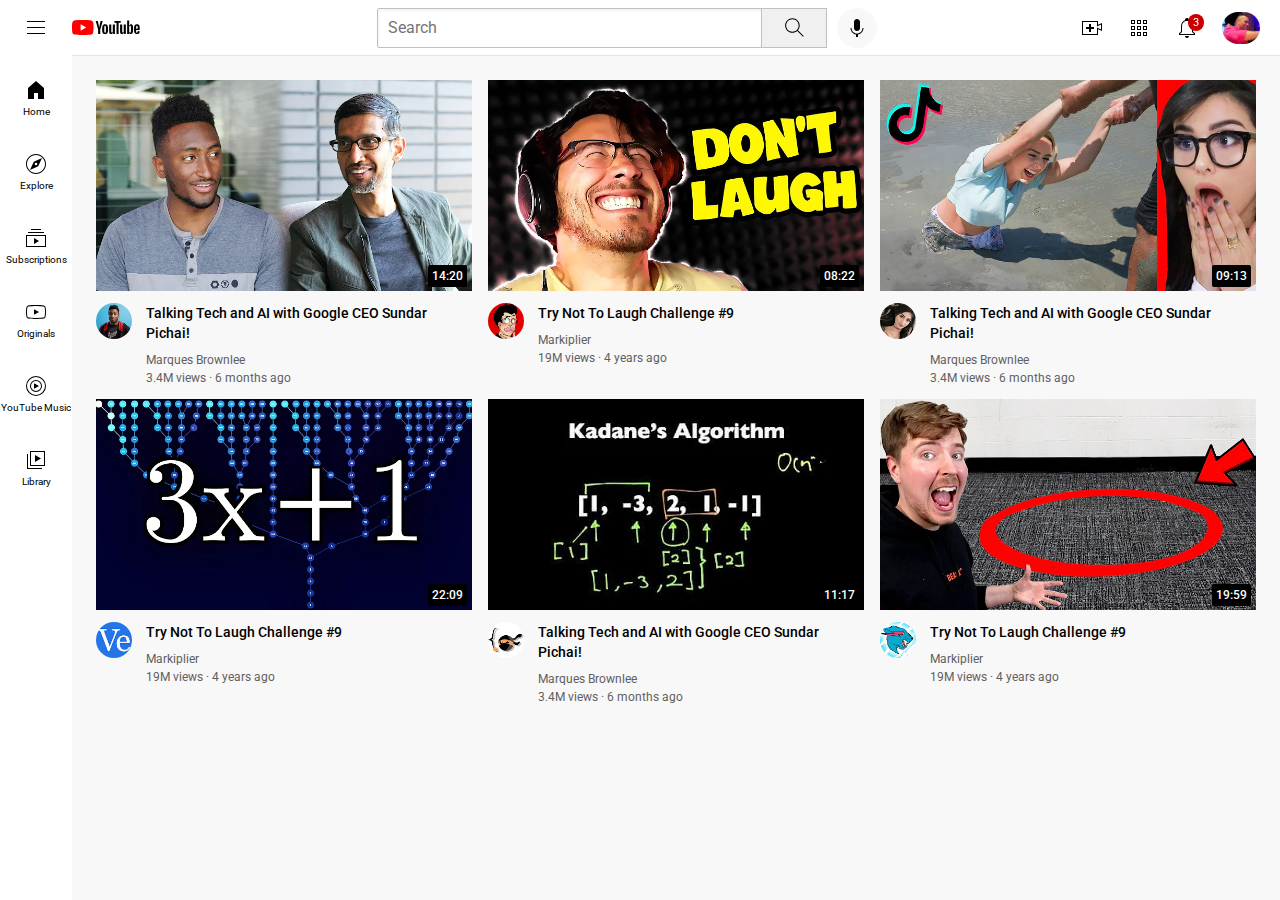
<file: index.html>
<!DOCTYPE html>
<html>
  <head>
    <title>YouTube.com Clone</title>

    <link rel="preconnect" href="https://fonts.googleapis.com">
    <link rel="preconnect" href="https://fonts.gstatic.com" crossorigin>
    <link href="https://fonts.googleapis.com/css2?family=Roboto:wght@400;500;700&display=swap" rel="stylesheet">

    <link rel="stylesheet" href="styles/general.css">
    <link rel="stylesheet" href="styles/header.css">
    <link rel="stylesheet" href="styles/video.css">
    <link rel="stylesheet" href="styles/sidebar.css">
  </head>

  <body>
    <header class="header">
      <div class="left-section">
        <img src="icons/hamburger-menu.svg" class="hamburger-menu">
        <img src="icons/youtube-logo.svg" class="youtube-logo">
      </div>
      <div class="middle-section">
        <!--creating a search bar and putting a placeholder search-->
        <input class="search-bar" type="text" placeholder="Search">
        <button class="search-button">
          <img class="search-icon" src="icons/search.svg">
          <div class="tooltip">Search</div>
        </button>
        <button class="voice-search-button">
          <img class="voice-search-icon" src="icons/voice-search-icon.svg">
          <div class="tooltip">Search with your voice</div>
        </button>
      </div>
      <div class="right-section">
        <div class="upload-icon-container">
          <img class="upload-icon" src="icons/upload.svg">
          <div class="tooltip">Create</div>
        </div>
        <div class="youtube-app-icon-container">
          <img class="youtube-app-icon" src="icons/youtube-apps.svg">
          <div class="tooltip">YouTube apps</div>
        </div>
        <div class="notification-icon-container">
          <img class="notification-icon" src="icons/notifications.svg">
          <div class="notification-count">3</div>
          <div class="tooltip">Notifications</div>
        </div>
        <img class="current-user-picture" src="channel-pictures/profile.jpeg">
      </div>
    </header>
    <nav class="sidebar">
      <div class="sidebar-link">
        <img src="icons/home.svg">
        <div>Home</div>
      </div>
      <div class="sidebar-link">
        <img src="icons/explore.svg">
        <div>Explore</div>
      </div>
      <div class="sidebar-link">
        <img src="icons/subscriptions.svg">
        <div>Subscriptions</div>
      </div>
      <div class="sidebar-link">
        <img src="icons/originals.svg">
        <div>Originals</div>
      </div>
      <div class="sidebar-link">
        <img src="icons/youtube-music.svg">
        <div>YouTube Music</div>
      </div>
      <div class="sidebar-link">
        <img src="icons/library.svg">
        <div>Library</div>
      </div>
    </nav>
    <main>
      <section class="video-grid">
        <div class="video-preview">
          <div class="thumbnail-row">
            <!--image is also a void element which mean sit doesn't require a closing tag-->
            <img class="thumbnail" src="thumbnails/thumbnail-1.webp">
            <div class="video-time">
              14:20
            </div>
          </div>
          <div class="video-info-grid">
            <!--unlike para, image and search bar appers on the same line(beside image) where para are on top of each other this is because of a block element - which takes up a entire line-->
            <!--another is inline-block element which is image and input, take space as much required not entire line-->
            <!--3rd is inline element whic exists within the line, like <strong>elemnt which makes word bold within line-->
            <!--we use display in css to switch between block and inline block-->
            <div class="channel-picture">
              <img class="profile-picture" src="channel-pictures/channel-1.jpeg">
            </div>
            <div class="video-info">
              <p class="video-title">
                Talking Tech and AI with Google CEO Sundar Pichai!
              </p>
              <p class="video-author">
              Marques Brownlee
              </p>
              <p class="video-stats">
                3.4M views &#183; 6 months ago
              </p>
            </div>
          </div>
        </div>
        <div class="video-preview">
          <div class="thumbnail-row">
            <img class="thumbnail" src="thumbnails/thumbnail-2.webp">
            <div class="video-time">
              08:22
            </div>
          </div>
          <div class="video-info-grid">
            <div class="channel-picture">
              <img class="profile-picture" src="channel-pictures/channel-2.jpeg">
            </div>
            <div class="video-info">
              <p class="video-title">
                Try Not To Laugh Challenge #9
              </p>
              <p class="video-author">
                Markiplier
              </p>
              <p class="video-stats">
                19M views &#183; 4 years ago
              </p>
            </div>
          </div>
        </div>
        <div class="video-preview">
          <div class="thumbnail-row">
            <!--image is also a void element which mean sit doesn't require a closing tag-->
            <img class="thumbnail" src="thumbnails/thumbnail-3.webp">
            <div class="video-time">
              09:13
            </div>
          </div>
          <div class="video-info-grid">
            <!--unlike para, image and search bar appers on the same line(beside image) where para are on top of each other this is because of a block element - which takes up a entire line-->
            <!--another is inline-block element which is image and input, take space as much required not entire line-->
            <!--3rd is inline element whic exists within the line, like <strong>elemnt which makes word bold within line-->
            <!--we use display in css to switch between block and inline block-->
            <div class="channel-picture">
              <img class="profile-picture" src="channel-pictures/channel-3.jpeg">
            </div>
            <div class="video-info">
              <p class="video-title">
                Talking Tech and AI with Google CEO Sundar Pichai!
              </p>
              <p class="video-author">
              Marques Brownlee
              </p>
              <p class="video-stats">
                3.4M views &#183; 6 months ago
              </p>
            </div>
          </div>
        </div>
        <div class="video-preview">
          <div class="thumbnail-row">
            <img class="thumbnail" src="thumbnails/thumbnail-4.webp">
            <div class="video-time">
              22:09
            </div>
          </div>
          <div class="video-info-grid">
            <div class="channel-picture">
              <img class="profile-picture" src="channel-pictures/channel-4.jpeg">
            </div>
            <div class="video-info">
              <p class="video-title">
                Try Not To Laugh Challenge #9
              </p>
              <p class="video-author">
                Markiplier
              </p>
              <p class="video-stats">
                19M views &#183; 4 years ago
              </p>
            </div>
          </div>
        </div>
        <div class="video-preview">
          <div class="thumbnail-row">
            <!--image is also a void element which mean sit doesn't require a closing tag-->
            <img class="thumbnail" src="thumbnails/thumbnail-5.webp">
            <div class="video-time">
              11:17
            </div>
          </div>
          <div class="video-info-grid">
            <!--unlike para, image and search bar appers on the same line(beside image) where para are on top of each other this is because of a block element - which takes up a entire line-->
            <!--another is inline-block element which is image and input, take space as much required not entire line-->
            <!--3rd is inline element whic exists within the line, like <strong>elemnt which makes word bold within line-->
            <!--we use display in css to switch between block and inline block-->
            <div class="channel-picture">
              <img class="profile-picture" src="channel-pictures/channel-5.jpeg">
            </div>
            <div class="video-info">
              <p class="video-title">
                Talking Tech and AI with Google CEO Sundar Pichai!
              </p>
              <p class="video-author">
              Marques Brownlee
              </p>
              <p class="video-stats">
                3.4M views &#183; 6 months ago
              </p>
            </div>
          </div>
        </div>
        <div class="video-preview">
          <div class="thumbnail-row">
            <img class="thumbnail" src="thumbnails/thumbnail-6.webp">
            <div class="video-time">
              19:59
            </div>
          </div>
          <div class="video-info-grid">
            <div class="channel-picture">
              <img class="profile-picture" src="channel-pictures/channel-6.jpeg">
            </div>
            <div class="video-info">
              <p class="video-title">
                Try Not To Laugh Challenge #9
              </p>
              <p class="video-author">
                Markiplier
              </p>
              <p class="video-stats">
                19M views &#183; 4 years ago
              </p>
            </div>
          </div>
        </div>
      </section>
    </main>
  </body>
</html>

<!--div stand for division, which is basically a box-->
</file>
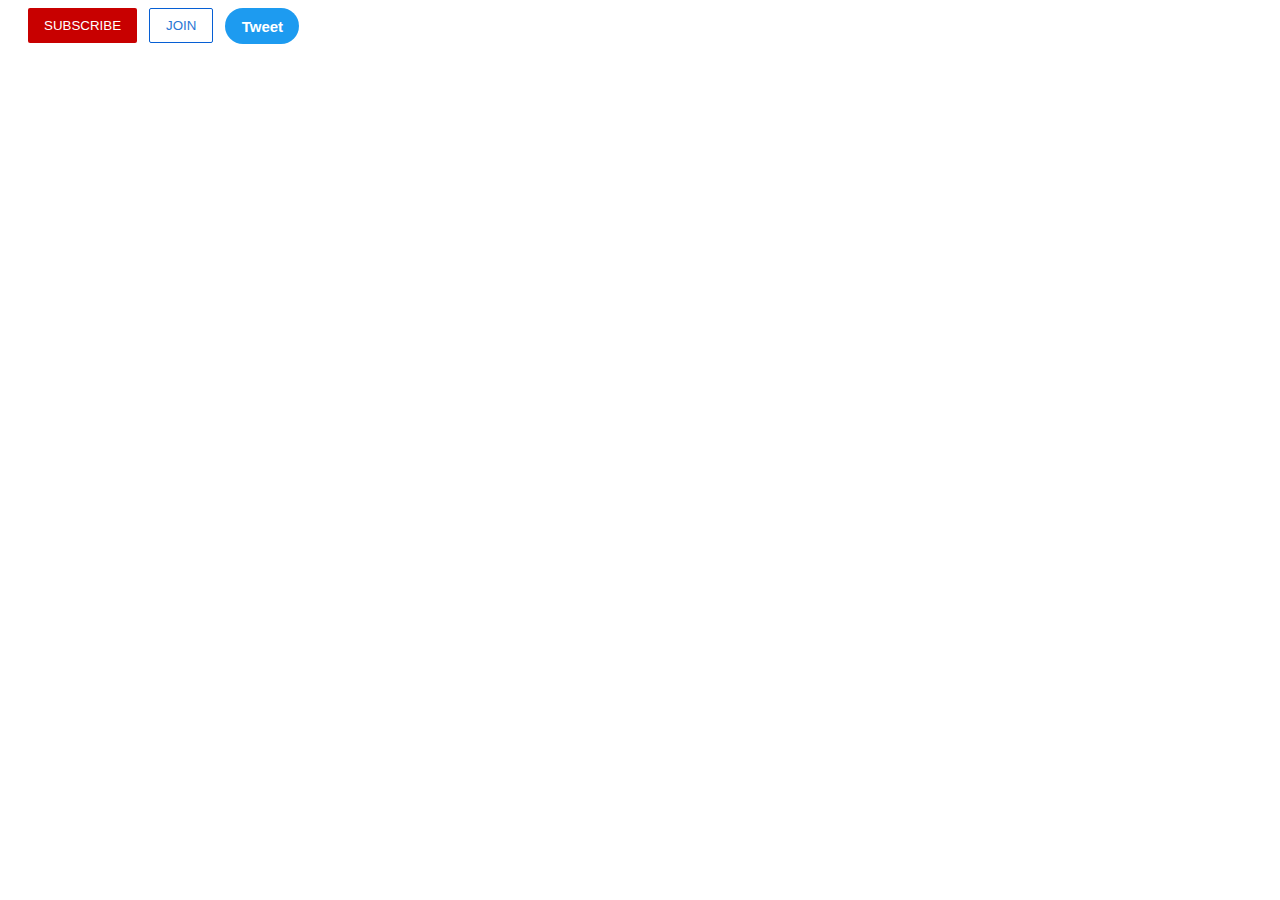
<file: buttons.html>
<!DOCTYPE html>
<!--This tells browser to use modern version of HTML-->
<html>
  <!--This tells that we have a web page inside html-->
  <head>
    <link rel="stylesheet" href="styles/buttons.css">
  </head>
  <body>
    <title>
      Buttons
    </title>
    <!-- attributes modifies the behaviour of element, class attributes help us to label HTML attibutes -->
<button class="subscribe-button">  
  SUBSCRIBE
</button>

<button class="join-button">
  JOIN
</button>

<button class="tweet-button">
  Tweet
</button>
  </body>
</html>
</file>
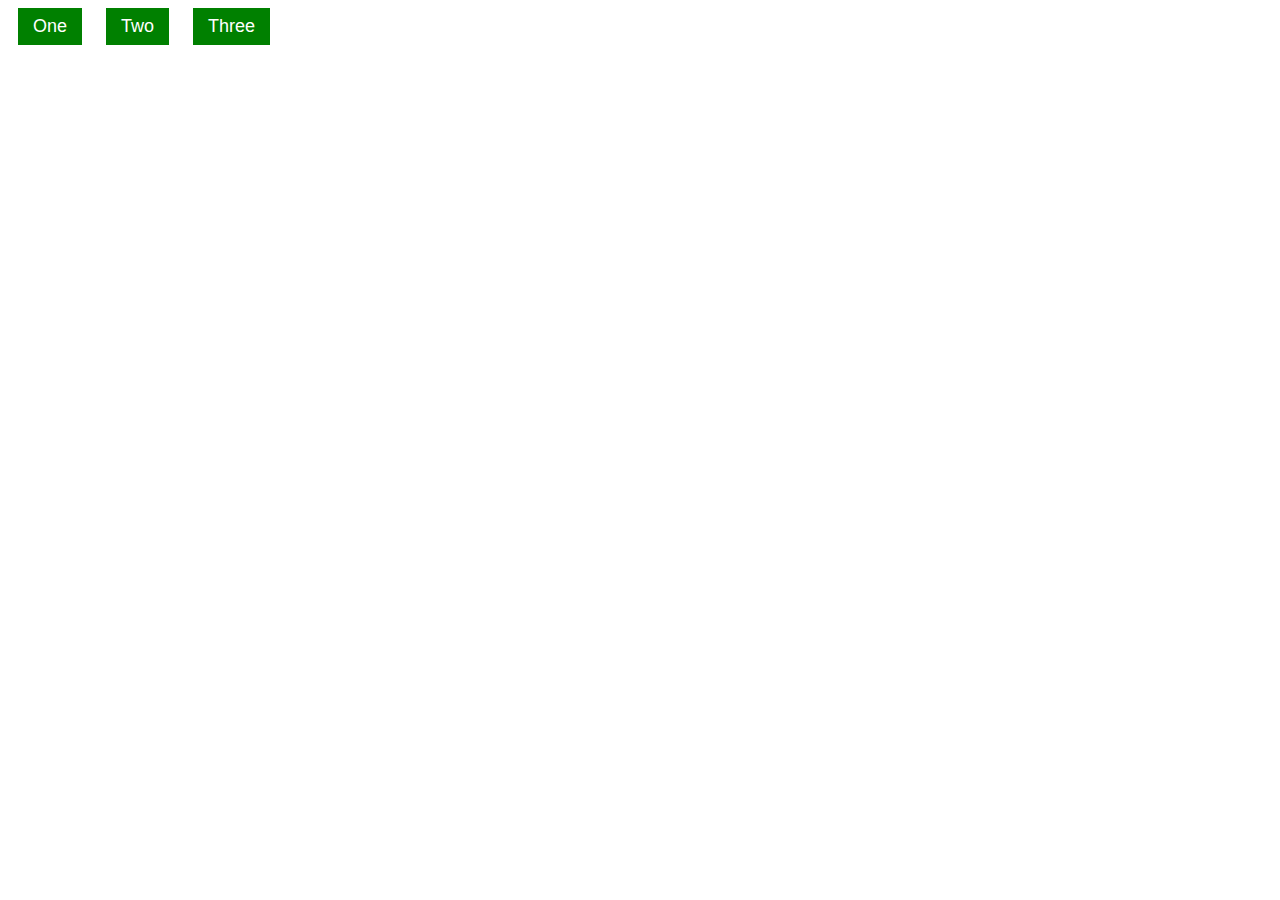
<file: stretchButtons.html>
<!DOCTYPE html>
<!--This tells browser to use modern version of HTML-->
<html>
  <!--This tells that we have a web page inside html-->
  <head>
  </head>
  <body>
    <title>
      Stretch Buttons
    </title>
    <link rel="stylesheet" href="styles/stretchButtons.css">
    <button class="stretch-button">
      One
    </button>
    <button class="stretch-button">
      Two
    </button>
    <button class="stretch-button">
      Three
    </button>
  </body>
</html>
</file>
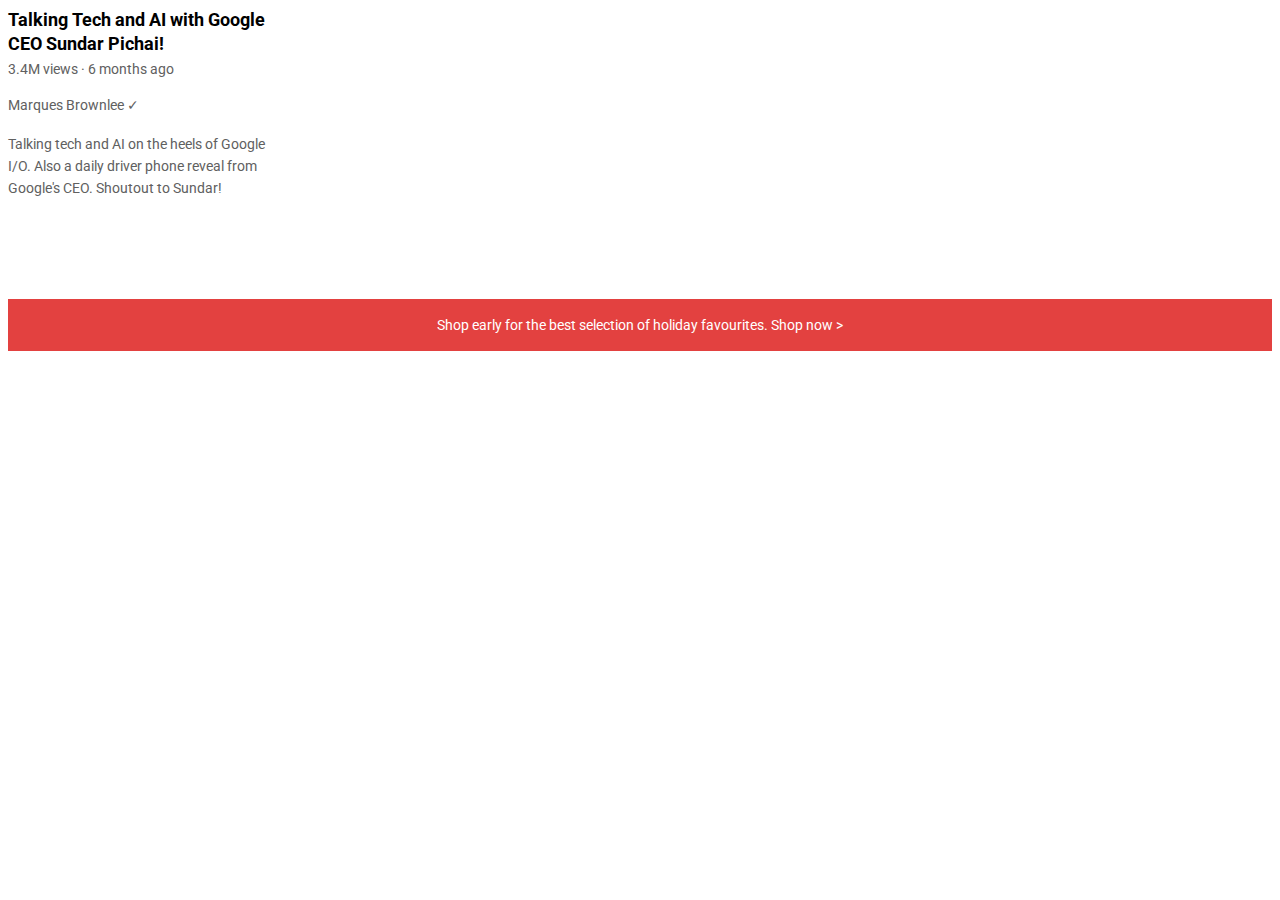
<file: text.html>
<!DOCTYPE html>
<!--This tells browser to use modern version of HTML-->
<html>
  <!--This tells that we have a web page inside html-->
  <head>
    <link rel="stylesheet" href="styles/text.css">
    <link rel="preconnect" href="https://fonts.googleapis.com">
    <link rel="preconnect" href="https://fonts.gstatic.com" crossorigin>
    <link href="https://fonts.googleapis.com/css2?family=Roboto:wght@400;700&display=swap" rel="stylesheet">
  </head>
  <body>
    <title>
      Texts
    </title>
    <p class="video-title">
      Talking Tech and AI with Google CEO Sundar Pichai!
    </p>
    
    <p class="video-stats">
      3.4M views &#183; 6 months ago
    </p>
    
    <p class="video-author">
      Marques Brownlee &#10003;
    </p>
    
    <p class="video-description">
      Talking tech and AI on the heels of Google I/O. Also a daily driver phone reveal from Google's CEO. Shoutout to Sundar!
    </p>
    
    <p class="apple-text">
      Shop early for the best selection of holiday favourites. <span class="shop-link">Shop now</span> &#62;
    </p>
  </body>
</html>
</file>
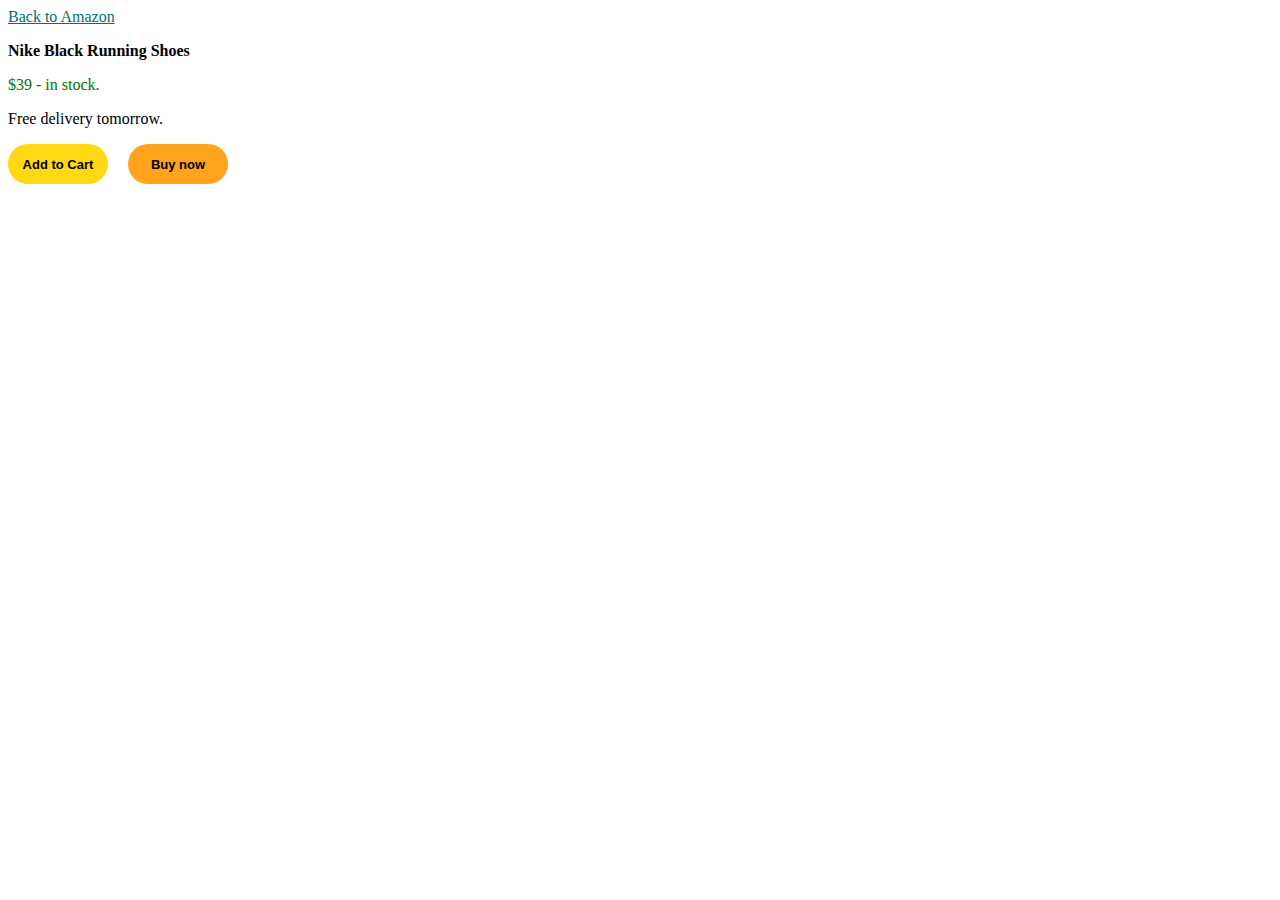
<file: website.html>
<!DOCTYPE html>
<!--This tells browser to use modern version of HTML-->
<html>
  <!--This tells that we have a web page inside html-->
  <head>
    <title>
      First website
    </title>
    <link rel="stylesheet" href="styles/website.css">
  </head>
  <body>
    <a href="https://www.Amazon.com" target="_blank" class="backToAmazon-button">
      Back to Amazon
    </a>
    
    <p style="font-weight: bold;">
      Nike Black Running Shoes
    </p>
    
    <p class="priceAndStcok-status">
      $39 - in stock.
    </p>
    
    <p>
      Free delivery tomorrow.
    </p>
    
    
    <button class="addToCart-button">
      Add to Cart
    </button>
    
    <button class="buyNow-button">
      Buy now
    </button>
  </body>
</html>
</file>
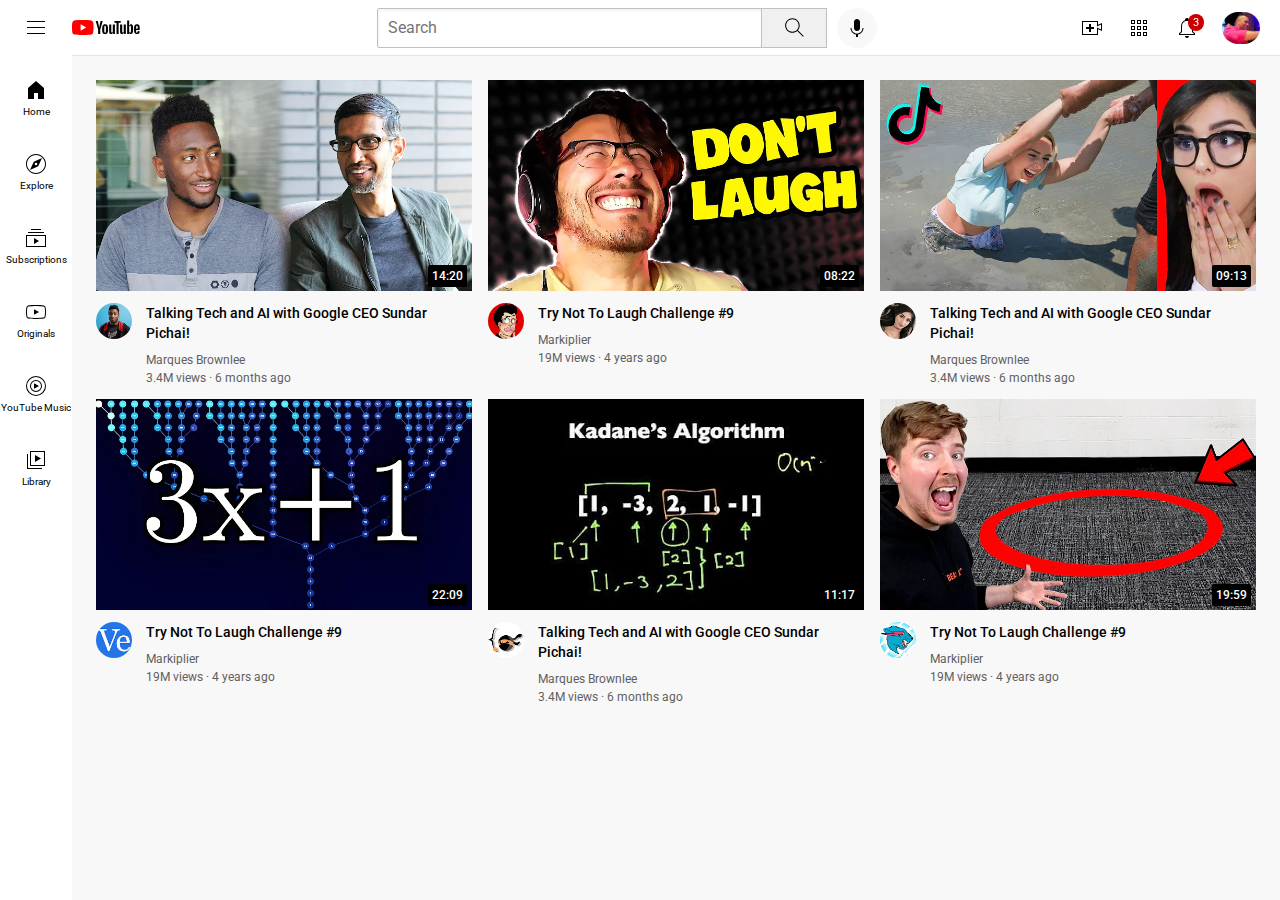
<file: youtube.html>
<!DOCTYPE html>
<html>
  <head>
    <title>YouTube.com clone</title>
    <link rel="preconnect" href="https://fonts.googleapis.com">
    <link rel="preconnect" href="https://fonts.gstatic.com" crossorigin>
    <link href="https://fonts.googleapis.com/css2?family=Roboto:wght@400;500;700&display=swap" rel="stylesheet">
    <link rel="stylesheet" type="text/css" href="/styles/general.css">
    <link rel="stylesheet" ype="text/css" href="/styles/header.css">
    <link rel="stylesheet" ype="text/css" href="/styles/video.css">
    <link rel="stylesheet" ype="text/css" href="/styles/sidebar.css">
  </head>

  <body>
    <header class="header">
      <div class="left-section">
        <img src="icons/hamburger-menu.svg" class="hamburger-menu">
        <img src="icons/youtube-logo.svg" class="youtube-logo">
      </div>
      <div class="middle-section">
        <!--creating a search bar and putting a placeholder search-->
        <input class="search-bar" type="text" placeholder="Search">
        <button class="search-button">
          <img class="search-icon" src="icons/search.svg">
          <div class="tooltip">Search</div>
        </button>
        <button class="voice-search-button">
          <img class="voice-search-icon" src="icons/voice-search-icon.svg">
          <div class="tooltip">Search with your voice</div>
        </button>
      </div>
      <div class="right-section">
        <div class="upload-icon-container">
          <img class="upload-icon" src="icons/upload.svg">
          <div class="tooltip">Create</div>
        </div>
        <div class="youtube-app-icon-container">
          <img class="youtube-app-icon" src="icons/youtube-apps.svg">
          <div class="tooltip">YouTube apps</div>
        </div>
        <div class="notification-icon-container">
          <img class="notification-icon" src="icons/notifications.svg">
          <div class="notification-count">3</div>
          <div class="tooltip">Notifications</div>
        </div>
        <img class="current-user-picture" src="channel-pictures/profile.jpeg">
      </div>
    </header>
    <nav class="sidebar">
      <div class="sidebar-link">
        <img src="icons/home.svg">
        <div>Home</div>
      </div>
      <div class="sidebar-link">
        <img src="icons/explore.svg">
        <div>Explore</div>
      </div>
      <div class="sidebar-link">
        <img src="icons/subscriptions.svg">
        <div>Subscriptions</div>
      </div>
      <div class="sidebar-link">
        <img src="icons/originals.svg">
        <div>Originals</div>
      </div>
      <div class="sidebar-link">
        <img src="icons/youtube-music.svg">
        <div>YouTube Music</div>
      </div>
      <div class="sidebar-link">
        <img src="icons/library.svg">
        <div>Library</div>
      </div>
    </nav>
    <main>
      <section class="video-grid">
        <div class="video-preview">
          <div class="thumbnail-row">
            <!--image is also a void element which mean sit doesn't require a closing tag-->
            <img class="thumbnail" src="thumbnails/thumbnail-1.webp">
            <div class="video-time">
              14:20
            </div>
          </div>
          <div class="video-info-grid">
            <!--unlike para, image and search bar appers on the same line(beside image) where para are on top of each other this is because of a block element - which takes up a entire line-->
            <!--another is inline-block element which is image and input, take space as much required not entire line-->
            <!--3rd is inline element whic exists within the line, like <strong>elemnt which makes word bold within line-->
            <!--we use display in css to switch between block and inline block-->
            <div class="channel-picture">
              <img class="profile-picture" src="channel-pictures/channel-1.jpeg">
            </div>
            <div class="video-info">
              <p class="video-title">
                Talking Tech and AI with Google CEO Sundar Pichai!
              </p>
              <p class="video-author">
              Marques Brownlee
              </p>
              <p class="video-stats">
                3.4M views &#183; 6 months ago
              </p>
            </div>
          </div>
        </div>
        <div class="video-preview">
          <div class="thumbnail-row">
            <img class="thumbnail" src="thumbnails/thumbnail-2.webp">
            <div class="video-time">
              08:22
            </div>
          </div>
          <div class="video-info-grid">
            <div class="channel-picture">
              <img class="profile-picture" src="channel-pictures/channel-2.jpeg">
            </div>
            <div class="video-info">
              <p class="video-title">
                Try Not To Laugh Challenge #9
              </p>
              <p class="video-author">
                Markiplier
              </p>
              <p class="video-stats">
                19M views &#183; 4 years ago
              </p>
            </div>
          </div>
        </div>
        <div class="video-preview">
          <div class="thumbnail-row">
            <!--image is also a void element which mean sit doesn't require a closing tag-->
            <img class="thumbnail" src="thumbnails/thumbnail-3.webp">
            <div class="video-time">
              09:13
            </div>
          </div>
          <div class="video-info-grid">
            <!--unlike para, image and search bar appers on the same line(beside image) where para are on top of each other this is because of a block element - which takes up a entire line-->
            <!--another is inline-block element which is image and input, take space as much required not entire line-->
            <!--3rd is inline element whic exists within the line, like <strong>elemnt which makes word bold within line-->
            <!--we use display in css to switch between block and inline block-->
            <div class="channel-picture">
              <img class="profile-picture" src="channel-pictures/channel-3.jpeg">
            </div>
            <div class="video-info">
              <p class="video-title">
                Talking Tech and AI with Google CEO Sundar Pichai!
              </p>
              <p class="video-author">
              Marques Brownlee
              </p>
              <p class="video-stats">
                3.4M views &#183; 6 months ago
              </p>
            </div>
          </div>
        </div>
        <div class="video-preview">
          <div class="thumbnail-row">
            <img class="thumbnail" src="thumbnails/thumbnail-4.webp">
            <div class="video-time">
              22:09
            </div>
          </div>
          <div class="video-info-grid">
            <div class="channel-picture">
              <img class="profile-picture" src="channel-pictures/channel-4.jpeg">
            </div>
            <div class="video-info">
              <p class="video-title">
                Try Not To Laugh Challenge #9
              </p>
              <p class="video-author">
                Markiplier
              </p>
              <p class="video-stats">
                19M views &#183; 4 years ago
              </p>
            </div>
          </div>
        </div>
        <div class="video-preview">
          <div class="thumbnail-row">
            <!--image is also a void element which mean sit doesn't require a closing tag-->
            <img class="thumbnail" src="thumbnails/thumbnail-5.webp">
            <div class="video-time">
              11:17
            </div>
          </div>
          <div class="video-info-grid">
            <!--unlike para, image and search bar appers on the same line(beside image) where para are on top of each other this is because of a block element - which takes up a entire line-->
            <!--another is inline-block element which is image and input, take space as much required not entire line-->
            <!--3rd is inline element whic exists within the line, like <strong>elemnt which makes word bold within line-->
            <!--we use display in css to switch between block and inline block-->
            <div class="channel-picture">
              <img class="profile-picture" src="channel-pictures/channel-5.jpeg">
            </div>
            <div class="video-info">
              <p class="video-title">
                Talking Tech and AI with Google CEO Sundar Pichai!
              </p>
              <p class="video-author">
              Marques Brownlee
              </p>
              <p class="video-stats">
                3.4M views &#183; 6 months ago
              </p>
            </div>
          </div>
        </div>
        <div class="video-preview">
          <div class="thumbnail-row">
            <img class="thumbnail" src="thumbnails/thumbnail-6.webp">
            <div class="video-time">
              19:59
            </div>
          </div>
          <div class="video-info-grid">
            <div class="channel-picture">
              <img class="profile-picture" src="channel-pictures/channel-6.jpeg">
            </div>
            <div class="video-info">
              <p class="video-title">
                Try Not To Laugh Challenge #9
              </p>
              <p class="video-author">
                Markiplier
              </p>
              <p class="video-stats">
                19M views &#183; 4 years ago
              </p>
            </div>
          </div>
        </div>
      </section>
    </main>
  </body>
</html>

<!--div stand for division, which is basically a box-->
</file>
<file: styles/general.css>
p{
  font-family: Roboto, Arial;
  margin-top: 0;
  margin-bottom: 0;
}

body{
  margin: 0;
  padding-top: 80px;
  padding-left: 96px;
  padding-right: 24px;
  background-color: rgb(248, 248, 248);
}
</file>
<file: styles/header.css>
.header{
  height: 55px;
  display: flex;
  flex-direction: row;
  justify-content: space-between;
  position: fixed;
  top: 0px;
  left: 0px;
  right: 0px;
  z-index: 100;
  background-color: white;
  border-bottom-width: 1px;
  border-bottom-style: solid;
  border-block-color: rgb(228, 228, 228);
}

.search-bar{
  display: block;
}

.left-section{
  display: flex;
  align-items: center;
}

.hamburger-menu{
  height: 24px;
  margin-left: 24px;
  margin-right: 24px;
}

.youtube-logo{
  height: 15px;
}

.middle-section{
  flex: 1;
  display: flex;
  align-items: center;
  margin-left: 70px;
  margin-right: 35px;
  max-width: 500px;
}

.search-bar{
  flex: 1;
  height: 36px;
  padding-left: 10px;
  font-size: 16px;
  border-width: 1px;
  border-style: solid;
  border-color: rgb(192, 192, 192);
  border-radius: 2px;
  box-shadow: inset 1px 2px 3px rgba(0, 0, 0, 0.05);
  width: 0;
}

.search-bar::placeholder{
  font-family: Roboto, Arial;
  font-size: 16px;
}

.search-button{
  height: 40px;
  width: 66px;
  background-color: rgb(240, 240, 240);
  border-width: 1px;
  border-style: solid;
  border-color: rgb(192, 192, 192);
  margin-left: -1px;
  margin-right: 10px;
}

.search-button,
.voice-search-button,
.upload-icon-container,
.youtube-app-icon-container,
.notification-icon-container{
  display: flex;
  justify-content: center;
  align-items: center;
  position: relative;
}

.search-button .tooltip,
.voice-search-button .tooltip,
.upload-icon-container .tooltip,
.youtube-app-icon-container .tooltip,
.notification-icon-container .tooltip{
  font-family: Roboto, Arial;
  position: absolute;
  background-color: gray;
  color: white;
  padding-left: 8px;
  padding-right: 8px;
  padding-top: 4px;
  padding-bottom: 4px;
  border-radius: 2px;
  font-size: 12px;
  bottom: -30px;
  opacity: 0;
  transition: opacity 0.15s;
  pointer-events: none;
  white-space: nowrap;
}

.search-button:hover .tooltip,
.voice-search-button:hover .tooltip,
.upload-icon-container:hover .tooltip,
.youtube-app-icon-container:hover .tooltip,
.notification-icon-container:hover .tooltip{
  opacity: 1;
}

.search-icon{
  height: 25px;
}

.voice-search-button{
  height: 40px;
  width: 40px;
  border-radius: 20px;
  border: none;
  background-color: rgb(248, 248, 248);
}

.voice-search-icon{
  height: 24px;
}

.right-section{
  width: 180px;
  margin-right: 20px;
  display: flex;
  align-items: center;
  justify-content: space-between;
  flex-shrink: 0;
}

.upload-icon{
  height: 24px;
}

.youtube-app-icon{
  height: 24px;
}

.notification-icon{
  height: 24px;
}

.notification-icon-container{
  position: relative;
}

.notification-count{
  position: absolute;
  top: -2px;
  right: -5px;
  background-color: rgb(200, 0, 0);
  color: white;
  font-family: Roboto, Arial;
  font-size: 11px;
  padding-left: 5px;
  padding-right: 5px;
  padding-top: 2px;
  padding-bottom: 2px;
  border-radius: 10px;
}

.current-user-picture{
  height: 32px;
  border-radius: 16px;
}
</file>
<file: styles/video.css>
.thumbnail{
  width: 100%;
}

.video-title{
  margin-top: 0px;
  font-size: 14px;
  font-weight: 500;
  line-height: 20px;
  margin-bottom: 10px;
}

.video-info-grid{
  display: grid;
  grid-template-columns: 50px 1fr;
}

.video-author, .video-stats{
  font-size: 12px;
  color: rgb(96, 96, 96);
}

.video-author{
  margin-bottom: 4px;
}

.profile-picture{
  width: 36px;
  border-radius: 40px;
}

.thumbnail-row{
  margin-bottom: 8px;
  position: relative;
}

.video-grid{
  display: grid;
  grid-template-columns: 1fr 1fr 1fr;
  column-gap: 16px;
  row-gap: 14px;
}

@media  (max-width:750px){
  .video-grid{
    grid-template-columns: 1fr 1fr;
  }
}
@media(min-width:750px) and (max-width:1000px){
  .video-grid{
    grid-template-columns: 1fr 1fr 1fr;
  }
}

@media (mide-width: 1000px){
  .video-grid{
    grid-template-columns: 1fr 1fr 1fr 1fr;
  }
}

.video-time{
  font-family: Roboto, Arial;
  font-size: 12px;
  font-weight: 500;
  padding: 4px;
  border-radius: 2px;
  background-color: black;
  color: white;
  position: absolute;
  bottom: 8px;
  right: 5px;
}
</file>
<file: styles/sidebar.css>
.sidebar{
  position: fixed;
  left: 0px;
  bottom: 0px;
  top: 55px;
  background-color: white;
  width: 72px;
  z-index: 200;
  padding-top: 5px;
}

.sidebar-link{
  height: 74px;
  display: flex;
  justify-content: center;
  align-items: center;
  flex-direction: column;
  cursor: pointer;
}

.sidebar-link:hover{
  background-color: rgb(235, 235, 235);
}

.sidebar-link img{
  height: 24px;
  margin-bottom: 4px;
}

.sidebar-link div{
  font-family: Roboto, Arial;
  font-size: 10px;
}
</file>
<file: styles/buttons.css>
/* css is to style and appearance webpages */
.subscribe-button{
  /* button --> it's css selector - whch part of our page we are targetting 
  css property (what we are changing): property value (and to what) ;-> is a period
  we can add multiple styles in a single bracket and styles are applied one by one*/
  background-color: rgb(200, 0, 0);   
  /* for text color only color not text color */
  color: white;
  border: none;    
  border-radius: 2px;
  cursor: pointer;
  margin-right: 8px;
  margin-left: 20px;
  /* intitially we had set height and width of button because of which content in the button increases button
  will try to force that content into that spcific area which may result spillage of content outside the button.
  To remove this anomaly there is concept of padding, with which we set margin inside the button by which button
  automatically sets it's size with content as we desire. So, padding is better alternative to height and width.
  And border also adds area to the button we need to keep that in mind too */
  padding-top: 10px;
  padding-bottom: 10px;
  padding-left: 16px;
  padding-right: 16px;
  transition: opacity 0.15s;
  vertical-align: top;
} 

/* in CSS space is called margin --> to add space we need to add margin */

/* adding hover properties like button gets darker,lighter or with shadow effect */
/* :hover is called pseudo-class which basically adds extra styles in certain situation */
/* opacity: -> to fade out an element */
/* transition are not added in pseudo class because they are applied only when we are hovering in and not in hovering out */
.subscribe-button:hover{
  /* background-color: green; */
  opacity: 0.8;
}

/* :acrive --> activates click on the button */
.subscribe-button:active{
  /* background-color: blue; */
  opacity: 0.4;
}

.join-button:hover{
  background-color: rgb(6, 95, 212);
  color: white;
}

.join-button:active{
  opacity: 0.7;
}

.join-button{
  background-color: white;
  border-color: rgb(6, 95, 212);
  border-style: solid;
  border-width: 1px;
  color: rgb(41, 118, 211);
  border-radius: 2px;
  padding-top: 9px;
  padding-bottom: 9px;
  padding-left: 16px;
  padding-right: 16px;
  cursor: pointer;
  transition: background-color 0.15s, color 0.15s;
}

/* rgba -> in this a is hover */

.tweet-button{
  background-color: rgb(29, 155, 240);
  color: white;
  border: none;
  height: 36px;
  width: 74px;
  border-radius: 18px;
  font-weight: bold;
  font-size: 15px;
  cursor: pointer;
  margin-left: 8px;
  transition: box-shadow 0.15s;
  vertical-align: top;
}

.tweet-button:hover{
  box-shadow: 5px 5px 10px rgba(0, 0, 0, 0.15);
}
</file>
<file: styles/stretchButtons.css>
.stretch-button {
    background-color: green;
    color: white;
    border: none;
    font-size: 18px;
    padding-top: 8px;
    padding-bottom: 8px;
    cursor: pointer;

    padding-left: 15px;
    padding-right: 15px;
    margin-left: 10px;
    margin-right: 10px;

    transition: padding 0.15s,
      margin 0.15s;
  }

  .stretch-button:hover {
    padding-left: 25px;
    padding-right: 25px;
    margin-left: 0px;
    margin-right: 0px;
  }
</file>
<file: styles/text.css>
p {
  font-family: Roboto;
  margin-top: 0px;
  margin-bottom: 0px;
  /*added css specificity*/
}

.video-title{
  font-weight: bold;
  font-size: 18px;
  width: 280px; 
  line-height: 24px;
  margin-bottom: 5px;
}

.video-stats{
  font-size: 14px;
  color: rgb(96, 96, 96);
  /*paragraphs by default have marjin*/
  margin-bottom: 20px;
}

.video-author{
  font-size: 14px;
  color: rgb(96, 96, 96);
  margin-bottom: 20px;
}

.video-description{
  font-size: 14px;
  color: rgb(96, 96, 96);
  width: 280px;
  line-height: 22px;
  margin-bottom: 100px;
}

.apple-text{
  margin-bottom: 50px;
  font-size: 14px;
  background-color: rgb(227, 65, 64);
  color: white;
  text-align: center;
  padding-top: 18px;
  padding-bottom: 18px;
}

.shop-link{
  cursor: pointer;
}

.shop-link:hover{
  text-decoration: underline;
}
</file>
<file: styles/website.css>
.backToAmazon-button{
  color: rgb(0, 113, 113);
}

.backToAmazon-button:hover{
  color: green;
}

.priceAndStcok-status{
  color: rgb(0, 118, 0);
}

.addToCart-button:hover{
  background-color: rgb(193, 161, 0);
}

.addToCart-button:active{
  opacity: 0.3;
}

.addToCart-button{
  background-color: rgb(255, 216, 20);
  border-radius: 20px;
  color: black;
  height: 40px;
  width: 100px;
  border: none;
  cursor: pointer;
  font-weight: bold;
  font-size: 13px;
  margin-right: 16px;
  transition: opacity 0.15s;
  transition: background-color 0.15s;
}

.buyNow-button{
  background-color: rgb(255, 164, 28);
  border-radius: 20px;
  color: black;
  height: 40px;
  width: 100px;
  border: none;
  cursor: pointer;
  font-weight: bold;
  font-size: 13px;
  margin-right: 8px;
  transition: opacity 0.15s;
}

.buyNow-button:active{
  opacity: 0.8;
}
</file>
